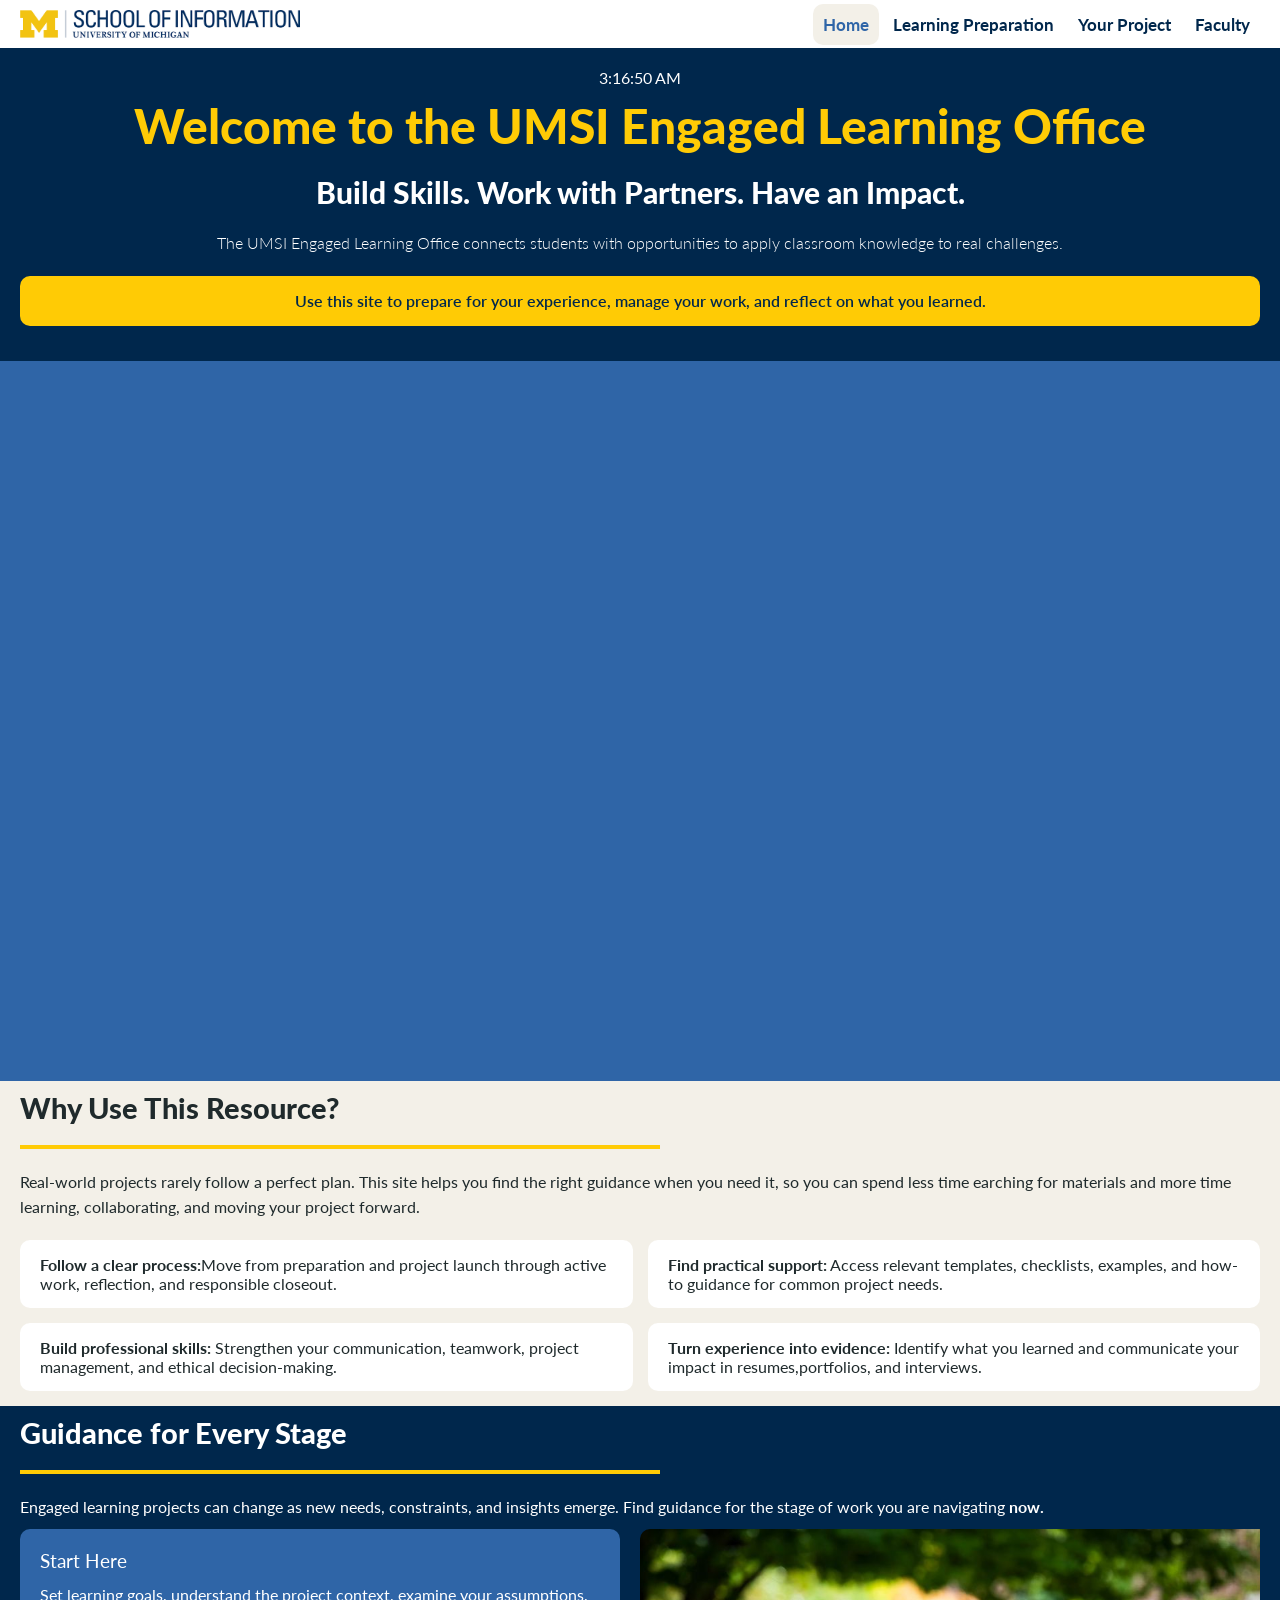
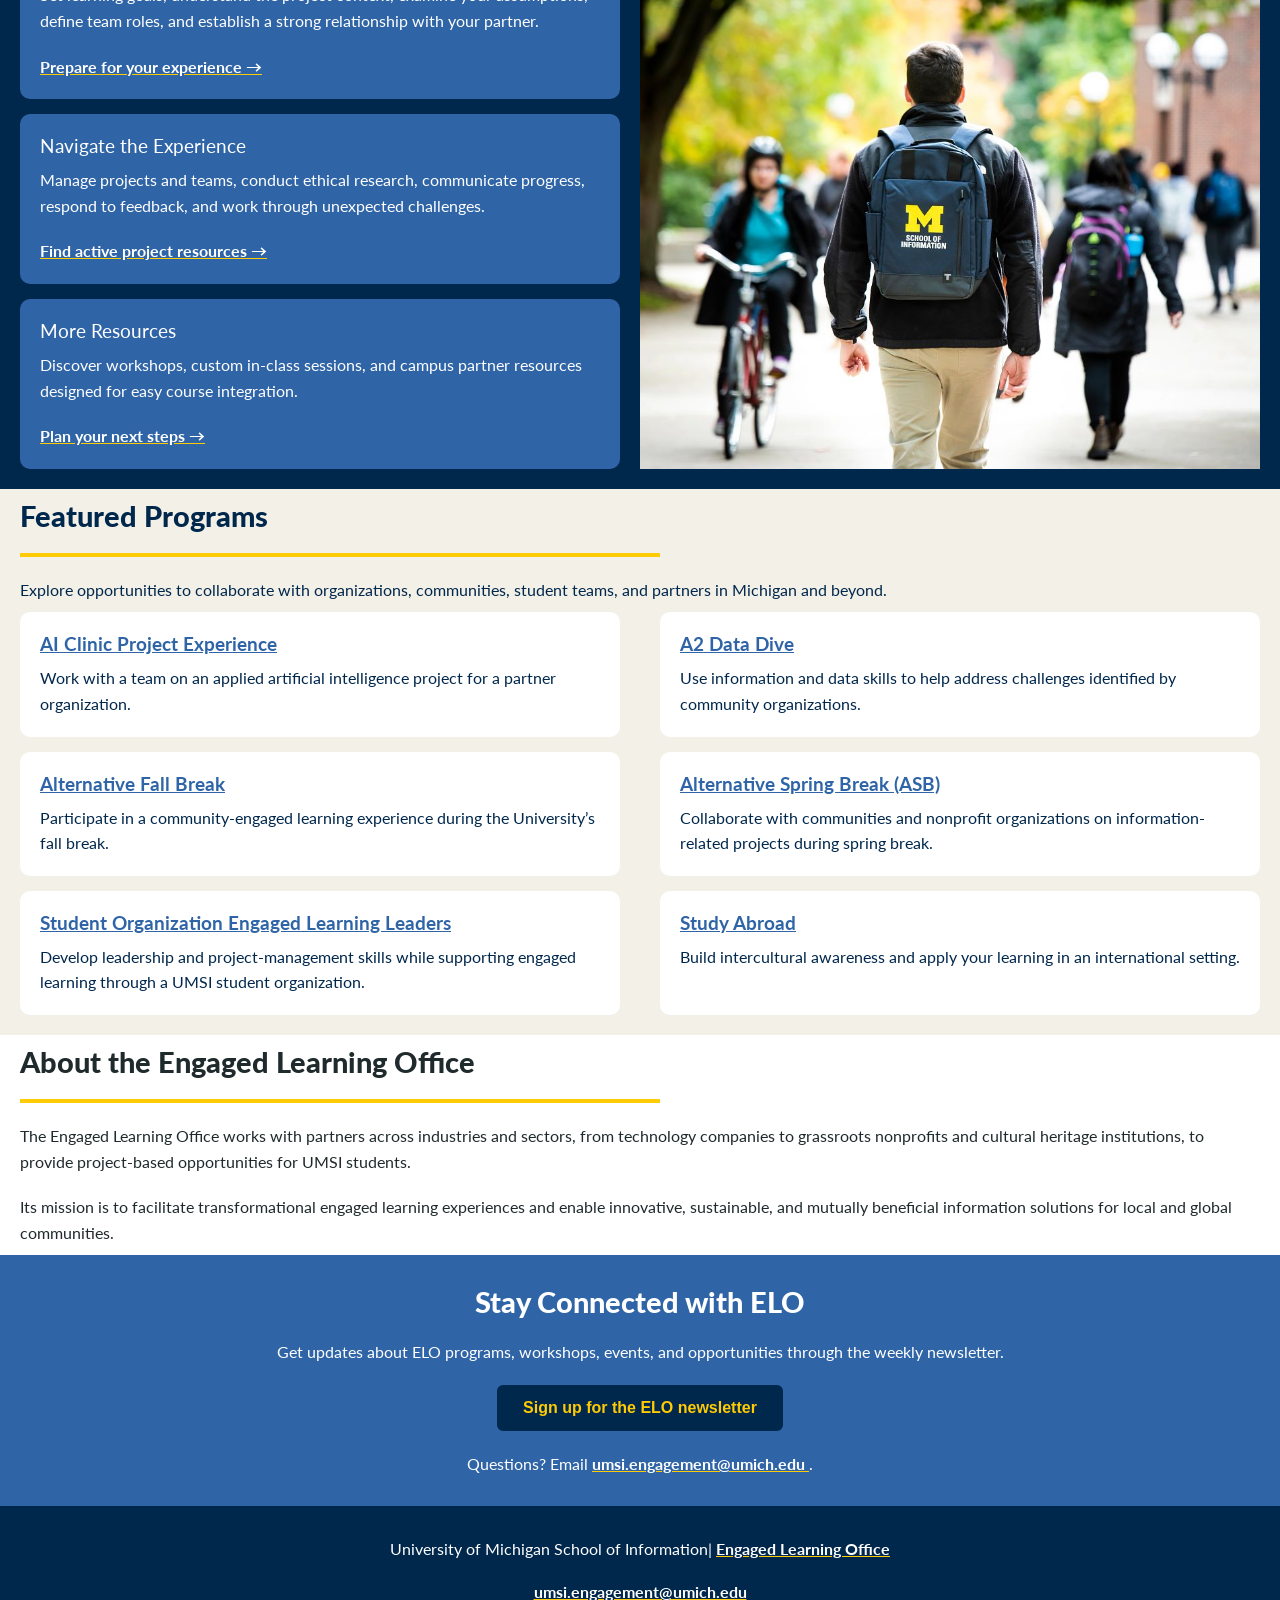
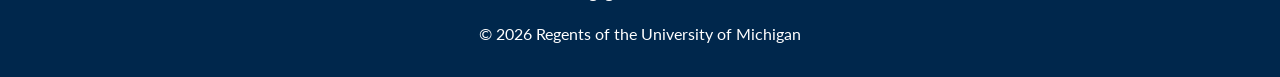
<file: index.html>
<!DOCTYPE html>
<html lang="en">
<head>
    <meta charset="UTF-8">
    <meta name="viewport" content="width=device-width, initial-scale=1.0">
    <title>Engaged Learning Resources | UMSI</title>

    <link rel="preconnect" href="https://fonts.googleapis.com">
    <link rel="preconnect" href="https://fonts.gstatic.com" crossorigin>
    <link href="https://fonts.googleapis.com/css2?family=Lato:ital,wght@0,100;0,300;0,400;0,700;0,900;1,100;1,300;1,400;1,700;1,900&display=swap" rel="stylesheet">

    <link rel="icon" type="image/x-icon" href="/images/favicon.jpg">
    <link rel="stylesheet" href="css/html5reset.css">
    <link rel="stylesheet" href="css/style.css">
</head>
<body>

  <a href="#main" class="skip-link">Skip to Main Content</a>

  <header>
    <div class="topnav">

      
        <img src="images/umsi.png" alt="UMSI Logo">
      

      <nav aria-label="Main">
        <a href="index.html" class="active">Home</a>
        <a href="prep.html">Learning Preparation</a>
        <a href="during.html">Your Project</a>
        <a href="faculty_hub.html">Faculty</a>
      </nav>

    </div>
  </header>



    
    <main id="main">
      <div class="welcome">
        <div id="clock"></div>
    <h1>Welcome to the UMSI Engaged Learning Office</h1>
    <section>
      <h2>Build Skills. Work with Partners. Have an Impact.</h2>
      <p class="welcome-text">
       The UMSI Engaged Learning Office connects students with opportunities to apply classroom knowledge to real challenges. </p>
       <p class="welcome-extra">Use this site to prepare for your experience, manage your work, and reflect on what you learned.</p>
</div>


      <iframe width="560" height="315" src="https://www.youtube.com/embed/81ZO9RfIJEQ?si=tBp82YWZMl1u7CVS" title="YouTube video player" frameborder="0" allow="accelerometer; autoplay; clipboard-write; encrypted-media; gyroscope; picture-in-picture; web-share" referrerpolicy="strict-origin-when-cross-origin" allowfullscreen></iframe>
         <!-- Note: this iframe might cause an Axe ARIA error - that's not on you that's on YouTube! -->
    </section>

<section>
  <div class="index1">
    <h2>Why Use This Resource?</h2>
    <hr>

    <p>Real-world projects rarely follow a perfect plan. This site helps you find the right guidance when you need it, so you can spend less time earching for materials and more time learning, collaborating, and moving your project forward.
    </p>
    <ul>
        <li><strong>Follow a clear process:</strong>Move from preparation and project launch through active work, reflection, and responsible closeout.</li>
        <li><strong>Find practical support:</strong> Access relevant templates, checklists, examples, and how-to guidance for common project needs.</li>
        <li><strong>Build professional skills:</strong> Strengthen your communication, teamwork, project management, and ethical decision-making.</li>
        <li><strong>Turn experience into evidence:</strong> Identify what you learned and communicate your impact in resumes,portfolios, and interviews.</li>
    </ul>
    </div>
  </section>

 <section>
  <div class="index2">
    <h2>Guidance for Every Stage</h2>
    <hr>
    <p>Engaged learning projects can change as new needs, constraints, and insights emerge. Find guidance for the stage of work you are navigating <strong>now.</strong></p>
    
    <div class="article1">
    <article>
      <h3>Start Here</h3>
      <p>Set learning goals, understand the project context, examine your assumptions, define team roles, and establish a strong relationship with your partner.</p>
      <p><a href="prep.html">Prepare for your experience &rarr;</a></p>
    </article>
    </div>

    <div class="article2">
    <article>
      <h3>Navigate the Experience</h3>
      <p>Manage projects and teams, conduct ethical research, communicate progress, respond to feedback, and work through unexpected challenges.</p>
      <p><a href="during.html">Find active project resources &rarr;</a></p>
    </article>
    </div>

    <div class="article3">
    <article>
      <h3>More Resources</h3>
      <p>Discover workshops, custom in-class sessions, and campus partner resources designed for easy course integration.</p>
      <p><a href="faculty_hub.html">Plan your next steps &rarr;</a></p>
    </article>
    </div>

  <img src="images/UMSI_CampusFall_UMSIBackpack_02.jpg" alt="A student wears a UMSI backpack in fall on the drag.">

    </div>
  </section>

   <section>
    <div class="index3">
    <h2>Featured Programs</h2>
    <hr>
    <p>Explore opportunities to collaborate with organizations, communities, student teams, and partners in Michigan and beyond.</p>
    
    <div class="article4">
    <article>
    <h3><a href="https://mcompass.umich.edu/_portal/tds-program-brochure?programid=12810">AI Clinic Project Experience</a></h3>
    <p>Work with a team on an applied artificial intelligence project for a partner organization.</p>
    </article>
    </div>

    <div class="article5">
    <article>
    <h3><a href="https://mcompass.umich.edu/_portal/tds-program-brochure?programid=12556">A2 Data Dive</a></h3>
    <p>Use information and data skills to help address challenges identified by community organizations.</p>
    </article>
    </div>

    <div class="article6">
     <article>
      <h3><a href="https://mcompass.umich.edu/_portal/tds-program-brochure?programid=11297">Alternative Fall Break</a></h3>
      <p>Participate in a community-engaged learning experience during the University’s fall break.</p>
    </article>
    </div>

    <div class="article7">
    <article>
      <h3><a href="https://mcompass.umich.edu/_portal/tds-program-brochure?programid=10621">Alternative Spring Break (ASB)</a></h3>
       <p>Collaborate with communities and nonprofit organizations on information-related projects during spring break.</p>
    </article>
    </div>

    <div class="article8">
    <article>
      <h3><a href="https://mcompass.umich.edu/_portal/tds-program-brochure?programid=12294">Student Organization Engaged Learning Leaders</a></h3>
       <p>Develop leadership and project-management skills while supporting engaged learning through a UMSI student organization.</p>
    </article>
    </div>

    <div class="article9">
    <article>
      <h3><a href="https://www.si.umich.edu/student-life/study-abroad">Study Abroad</a></h3>
      <p>Build intercultural awareness and apply your learning in an international setting. </p>
    </article>
    </div>

    </div>
   </section>

  <section>
    <h2>About the Engaged Learning Office</h2>
    <hr>
    <p>The Engaged Learning Office works with partners across industries and sectors, from technology companies to grassroots nonprofits and cultural heritage institutions, to provide project-based opportunities for UMSI students.</p>
    <p>Its mission is to facilitate transformational engaged learning experiences and enable innovative, sustainable, and mutually beneficial information solutions for local and global communities.</p>
  </section>

  
<aside>
  <h2>Stay Connected with ELO</h2>
  <p>
    Get updates about ELO programs, workshops, events, and
    opportunities through the weekly newsletter.
  </p>

  <button onclick="openNewsletterForm()">
    Sign up for the ELO newsletter
  </button>

  <form id="newsletterForm" style="display: none;" 
        onsubmit="submitNewsletter(event)">
    <label for="email">Enter your email address:</label>
    <input 
      type="email" 
      id="email" 
      name="email" 
      placeholder="you@example.com" 
      required
    >

    <button type="submit">Submit</button>
  </form>

  <p id="successMessage" style="display: none;">
    Thank you for signing up!
  </p>

  <p>
    Questions? Email
    <a href="mailto:umsi.engagement@umich.edu">
      umsi.engagement@umich.edu
    </a>.
  </p>
</aside>



        <!-- Content taken & modified from UMGPT with the prompt, "Write me a webpage of intro content to help meet the following requirements - this is for the home page": and then pasted in the client objectives & project requirements"
        UMGPT. (2026). UMGPT ( GPT-5.6 Sol September 7th version) [Large language model]. -->
    </main>
    <footer>
      <p>
        University of Michigan School of Information|
        <a
          href="https://www.si.umich.edu/programs/engaged-learning/about-engaged-learning-office"
          >Engaged Learning Office
        </a>
      </p>
      <address>
        <a href="mailto:umsi.engagement@umich.edu">umsi.engagement@umich.edu</a>
      </address>
      <p>
        &copy; <span id="year"></span> Regents of the University of Michigan
      </p>
    </footer>

    <script>
      document.getElementById("year").innerHTML = new Date().getFullYear();
    </script>
    
<script>
  setInterval(() => {
    const now = new Date();
    document.getElementById('clock').innerText = now.toLocaleTimeString();
  }, 1000);
</script>

<script>

function openNewsletterForm() {
  document.getElementById("newsletterForm").style.display = "block";
}

function submitNewsletter(event) {
  event.preventDefault();

  const email = document.getElementById("email").value;

  document.getElementById("successMessage").style.display = "block";

  document.getElementById("newsletterForm").style.display = "none";

  console.log("Email submitted:", email);
}

</script>
    

</body>
</html>
</file>
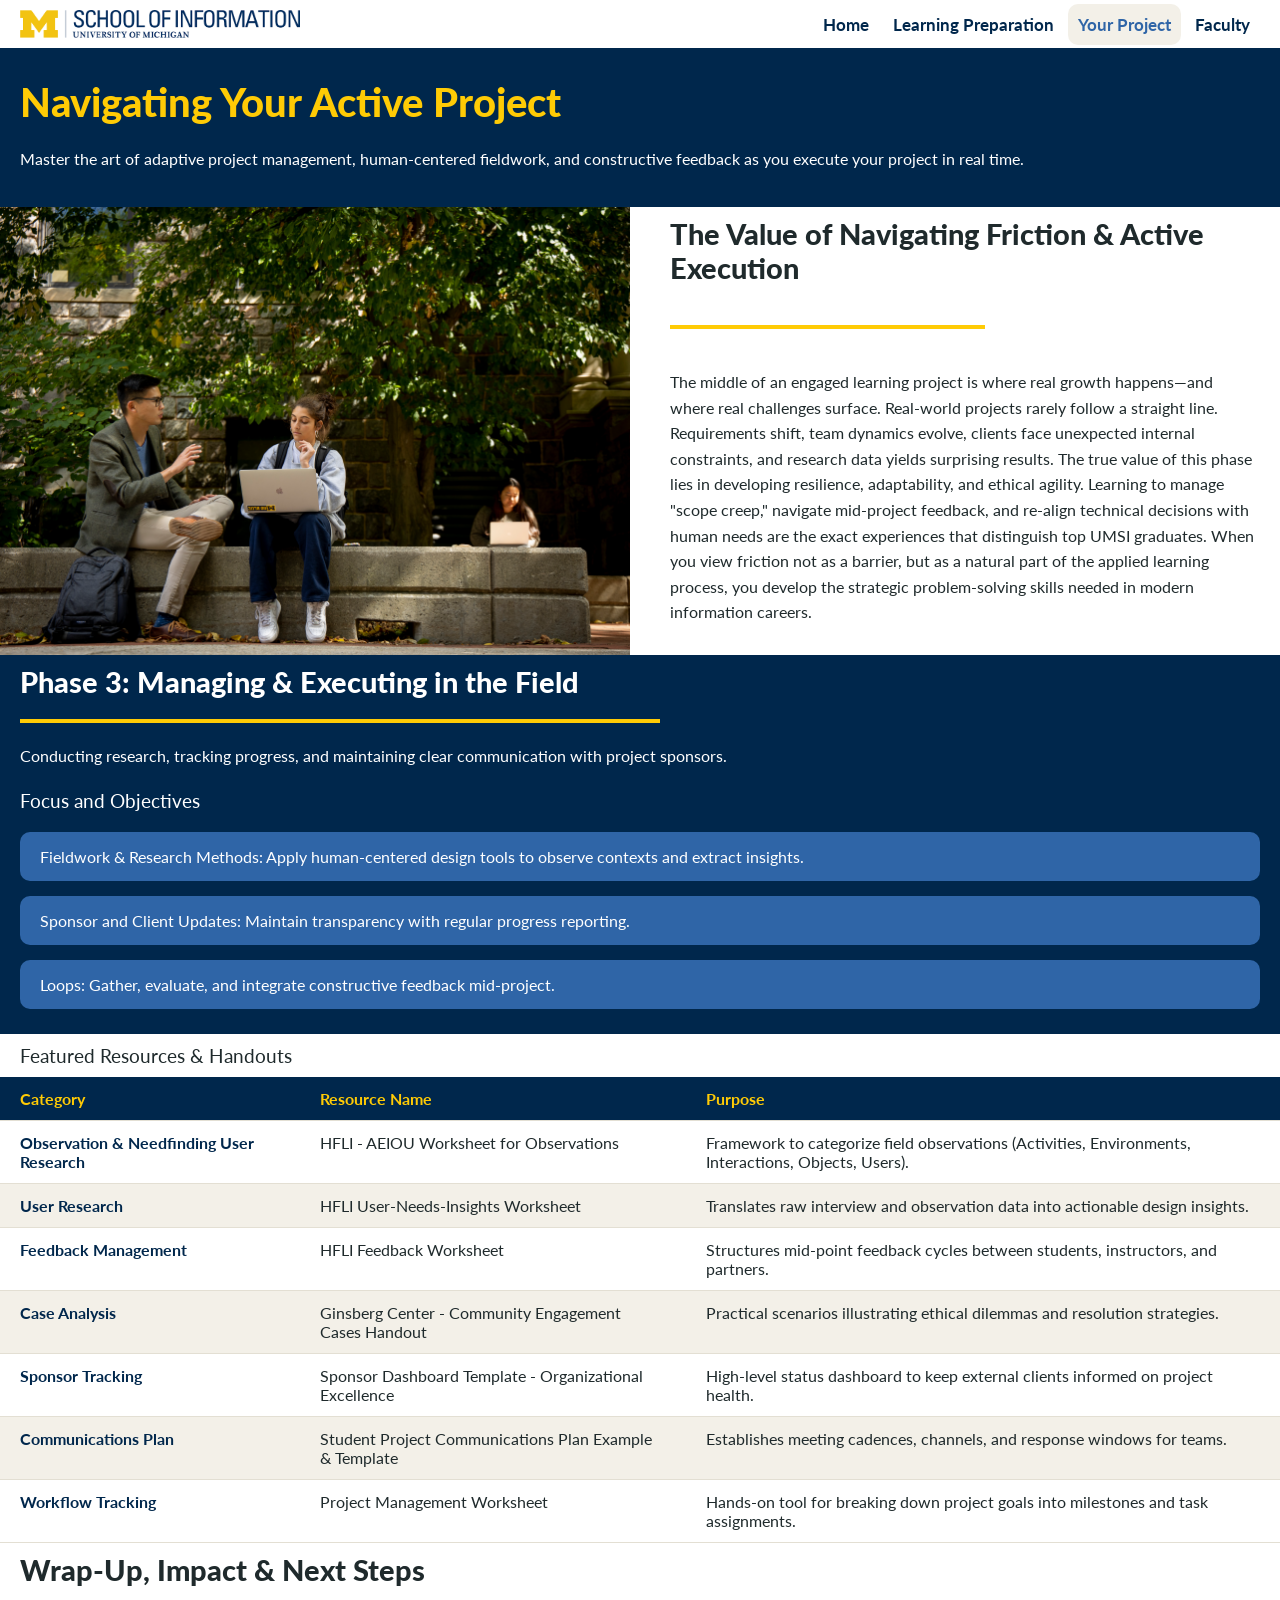
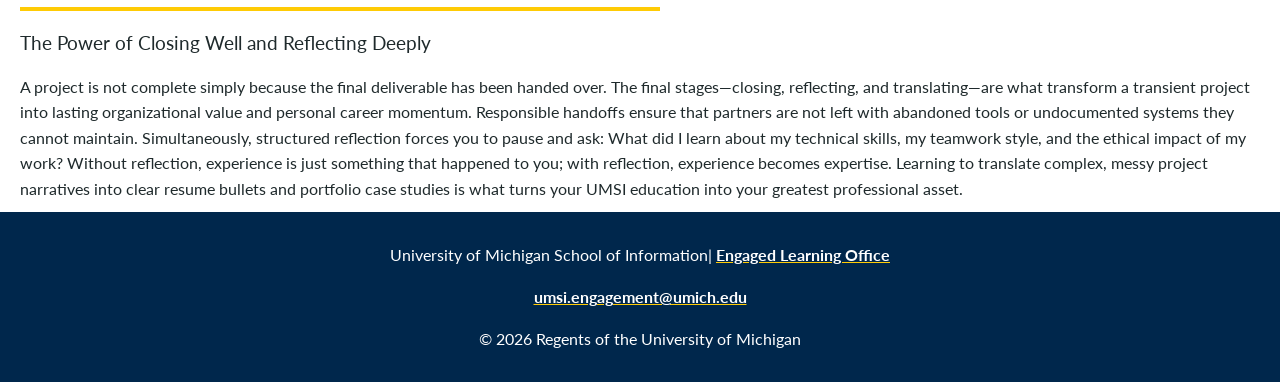
<file: during.html>
<!doctype html>
<html lang="en">
  <head>
    <meta charset="UTF-8" />
    <meta name="viewport" content="width=device-width, initial-scale=1.0" />
    <title>Engaged Learning Resources | UMSI</title>

    <link rel="preconnect" href="https://fonts.googleapis.com" />
    <link rel="preconnect" href="https://fonts.gstatic.com" crossorigin />
    <link
      href="https://fonts.googleapis.com/css2?family=Lato:ital,wght@0,100;0,300;0,400;0,700;0,900;1,100;1,300;1,400;1,700;1,900&display=swap"
      rel="stylesheet"
    />

    <link rel="icon" type="image/x-icon" href="/images/favicon.jpg" />
    <link rel="stylesheet" href="css/html5reset.css" />
    <link rel="stylesheet" href="css/style.css" />
  </head>
  <body>
    <a href="#main" class="skip-link">Skip to Main Content</a>

    <header>
      <div class="topnav">
        <img src="images/umsi.png" alt="UMSI Logo" />

        <nav aria-label="Main">
          <a href="index.html">Home</a>
          <a href="prep.html">Learning Preparation</a>
          <a href="during.html" class="active">Your Project</a>
          <a href="faculty_hub.html">Faculty</a>
        </nav>
      </div>
    </header>

    <main id="main">
      <div class="welcome-subpages">
        <h1>Navigating Your Active Project</h1>
        <p>
          Master the art of adaptive project management, human-centered
          fieldwork, and constructive feedback as you execute your project in
          real time.
        </p>
      </div>
      <div class="second-head">
        <img
          src="images/Teaching.jpg"
          alt="Two students studying"
          width="600"
        />

        <h2>The Value of Navigating Friction & Active Execution</h2>
        <hr />
        <p>
          The middle of an engaged learning project is where real growth
          happens—and where real challenges surface. Real-world projects rarely
          follow a straight line. Requirements shift, team dynamics evolve,
          clients face unexpected internal constraints, and research data yields
          surprising results. The true value of this phase lies in developing
          resilience, adaptability, and ethical agility. Learning to manage
          "scope creep," navigate mid-project feedback, and re-align technical
          decisions with human needs are the exact experiences that distinguish
          top UMSI graduates. When you view friction not as a barrier, but as a
          natural part of the applied learning process, you develop the
          strategic problem-solving skills needed in modern information careers.
        </p>
      </div>
      <div class="during2">
        <h2>Phase 3: Managing & Executing in the Field</h2>
        <hr />
        <p>
          Conducting research, tracking progress, and maintaining clear
          communication with project sponsors.
        </p>

        <h3>Focus and Objectives</h3>
        <ul>
          <li>
            Fieldwork & Research Methods: Apply human-centered design tools to
            observe contexts and extract insights.
          </li>
          <li>
            Sponsor and Client Updates: Maintain transparency with regular
            progress reporting.
          </li>
          <li>
            Loops: Gather, evaluate, and integrate constructive feedback
            mid-project.
          </li>
        </ul>
      </div>

      <h3>Featured Resources & Handouts</h3>

      <table>
        <thead>
          <tr>
            <th>Category</th>
            <th>Resource Name</th>
            <th>Purpose</th>
          </tr>
        </thead>
        <tbody>
          <tr>
            <td>Observation &amp; Needfinding User Research</td>
            <td>HFLI - AEIOU Worksheet for Observations</td>
            <td>
              Framework to categorize field observations (Activities,
              Environments, Interactions, Objects, Users).
            </td>
          </tr>
          <tr>
            <td>User Research</td>
            <td>HFLI User-Needs-Insights Worksheet</td>
            <td>
              Translates raw interview and observation data into actionable
              design insights.
            </td>
          </tr>
          <tr>
            <td>Feedback Management</td>
            <td>HFLI Feedback Worksheet</td>
            <td>
              Structures mid-point feedback cycles between students,
              instructors, and partners.
            </td>
          </tr>
          <tr>
            <td>Case Analysis</td>
            <td>Ginsberg Center - Community Engagement Cases Handout</td>
            <td>
              Practical scenarios illustrating ethical dilemmas and resolution
              strategies.
            </td>
          </tr>
          <tr>
            <td>Sponsor Tracking</td>
            <td>Sponsor Dashboard Template - Organizational Excellence</td>
            <td>
              High-level status dashboard to keep external clients informed on
              project health.
            </td>
          </tr>
          <tr>
            <td>Communications Plan</td>
            <td>Student Project Communications Plan Example &amp; Template</td>
            <td>
              Establishes meeting cadences, channels, and response windows for
              teams.
            </td>
          </tr>
          <tr>
            <td>Workflow Tracking</td>
            <td>Project Management Worksheet</td>
            <td>
              Hands-on tool for breaking down project goals into milestones and
              task assignments.
            </td>
          </tr>
        </tbody>
      </table>

      <h2>Wrap-Up, Impact & Next Steps</h2>
      <hr />
      <h3>The Power of Closing Well and Reflecting Deeply</h3>

      <p>
        A project is not complete simply because the final deliverable has been
        handed over. The final stages—closing, reflecting, and translating—are
        what transform a transient project into lasting organizational value and
        personal career momentum. Responsible handoffs ensure that partners are
        not left with abandoned tools or undocumented systems they cannot
        maintain. Simultaneously, structured reflection forces you to pause and
        ask: What did I learn about my technical skills, my teamwork style, and
        the ethical impact of my work? Without reflection, experience is just
        something that happened to you; with reflection, experience becomes
        expertise. Learning to translate complex, messy project narratives into
        clear resume bullets and portfolio case studies is what turns your UMSI
        education into your greatest professional asset.
      </p>
    </main>

    <footer>
      <p>
        University of Michigan School of Information|
        <a
          href="https://www.si.umich.edu/programs/engaged-learning/about-engaged-learning-office"
          >Engaged Learning Office
        </a>
      </p>
      <address>
        <a href="mailto:umsi.engagement@umich.edu">umsi.engagement@umich.edu</a>
      </address>
      <p>
        &copy; <span id="year"></span> Regents of the University of Michigan
      </p>
    </footer>

    <script>
      document.getElementById("year").innerHTML = new Date().getFullYear();
    </script>
  </body>
</html>
</file>
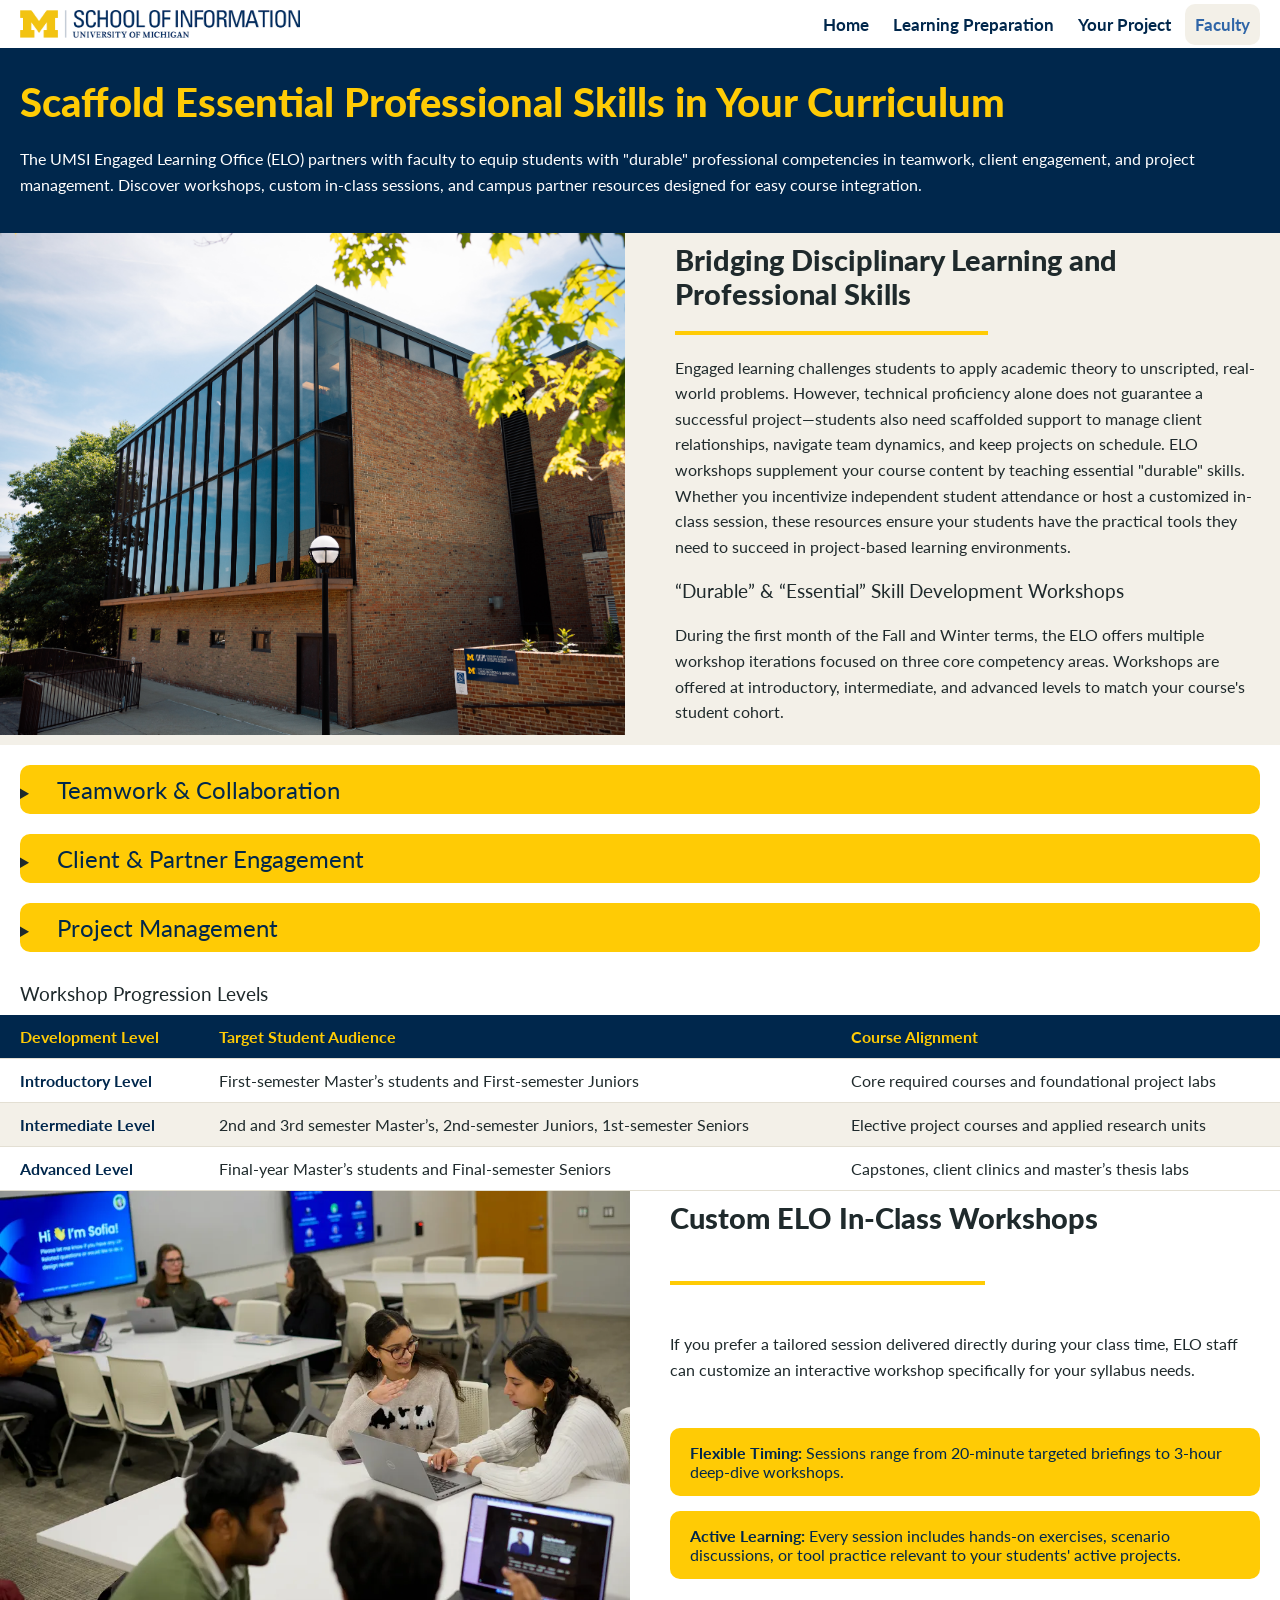
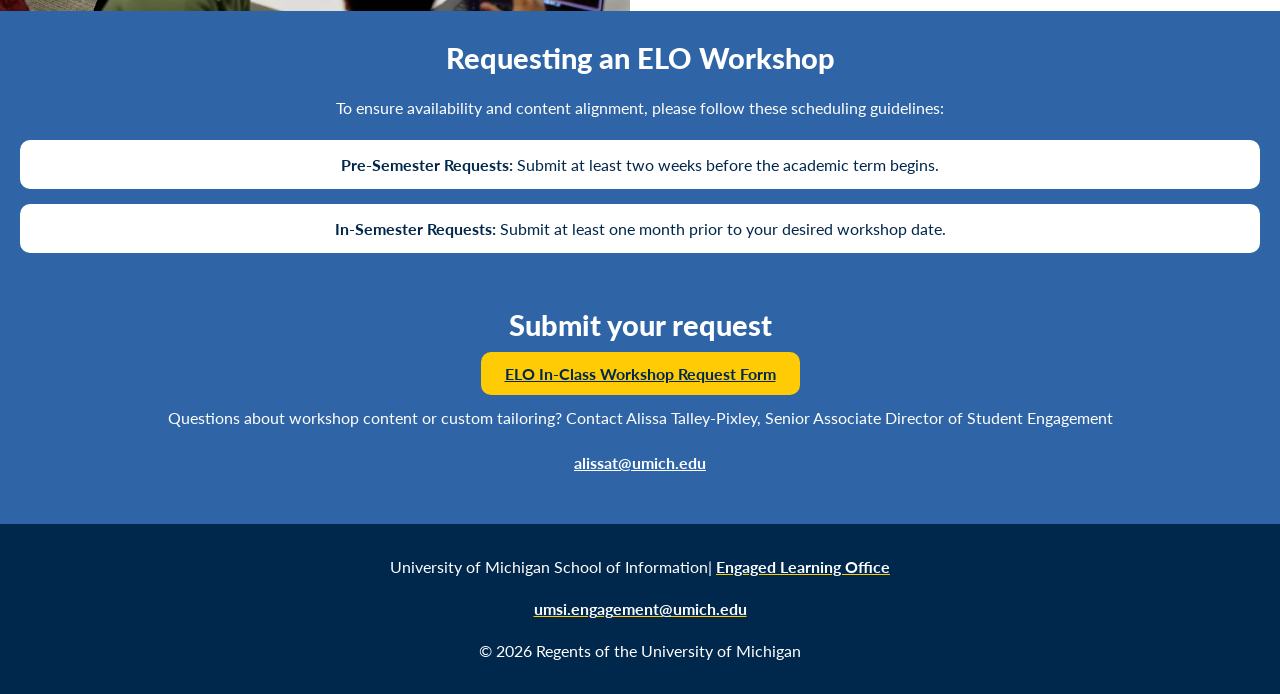
<file: faculty_hub.html>
<!DOCTYPE html>
<html lang="en">
<head>
    <meta charset="UTF-8">
    <meta name="viewport" content="width=device-width, initial-scale=1.0">
    <title>Engaged Learning Resources | UMSI</title>

    <link rel="preconnect" href="https://fonts.googleapis.com">
    <link rel="preconnect" href="https://fonts.gstatic.com" crossorigin>
    <link href="https://fonts.googleapis.com/css2?family=Lato:ital,wght@0,100;0,300;0,400;0,700;0,900;1,100;1,300;1,400;1,700;1,900&display=swap" rel="stylesheet">

    <link rel="icon" type="image/x-icon" href="/images/favicon.jpg">
    <link rel="stylesheet" href="css/html5reset.css">
    <link rel="stylesheet" href="css/style.css">
</head>
<body>

  <a href="#main" class="skip-link">Skip to Main Content</a>

  <header>
    <div class="topnav">

      
        <img src="images/umsi.png" alt="UMSI Logo">
      

      <nav aria-label="Main">
        <a href="index.html">Home</a>
        <a href="prep.html">Learning Preparation</a>
        <a href="during.html">Your Project</a>
        <a href="faculty_hub.html" class="active">Faculty</a>
      </nav>

    </div>
  </header>


<main id="main">
  <div class="welcome-subpages">
    <h1>Scaffold Essential Professional Skills in Your Curriculum</h1>
    <p>The UMSI Engaged Learning Office (ELO) partners with faculty to equip students with "durable" professional competencies in teamwork, client engagement, and project management. Discover workshops, custom in-class sessions, and campus partner resources designed for easy course integration.
</p>
</div>




<div class="faculty1">

  <div class="faculty1-content">
    <img src="images/North_campus.jpg.JPG" alt="North campus building" width="600">

    <div class="faculty1-text">
      <h2>Bridging Disciplinary Learning and Professional Skills</h2>
      <hr>
      <p>
        Engaged learning challenges students to apply academic theory to unscripted, real-world problems. However, technical proficiency alone does not guarantee a successful project—students also need scaffolded support to manage client relationships, navigate team dynamics, and keep projects on schedule.

        ELO workshops supplement your course content by teaching essential "durable" skills. Whether you incentivize independent student attendance or host a customized in-class session, these resources ensure your students have the practical tools they need to succeed in project-based learning environments.
      </p>
        <h3>“Durable” & “Essential” Skill Development Workshops</h3>
  <p>
    During the first month of the Fall and Winter terms, the ELO offers multiple workshop iterations focused on three core competency areas. Workshops are offered at introductory, intermediate, and advanced levels to match your course's student cohort.
  </p>
    </div>
  </div>



</div>

<div class="faculty1-list1">
  <details>
    <summary><h4>Teamwork &amp; Collaboration</h4></summary>
    <ul>
      <li>Fundamentals of teamwork &amp; team establishment</li>
      <li>Team roles, dynamics, and psychological safety</li>
      <li>Conflict mitigation and constructive resolution</li>
      <li>Peer feedback mechanisms &amp; team closeout</li>
    </ul>
  </details>
</div>

<div class="faculty1-list2">
  <details>
    <summary><h4>Client &amp; Partner Engagement</h4></summary>
    <ul>
      <li>Fundamentals of client-facing communication</li>
      <li>Establishing client relationships &amp; project bounds</li>
      <li>Maintaining transparent, professional touchpoints</li>
      <li>Deliverable handoff, transition, and project closeout</li>
    </ul>
  </details>
</div>

<div class="faculty1-list3">
  <details>
    <summary><h4>Project Management</h4></summary>
    <ul>
      <li>Fundamentals of agile and phased project management</li>
      <li>Project initiation, chartering, and scoping</li>
      <li>Execution, milestone tracking, and risk monitoring</li>
      <li>Deliverable packaging &amp; project closure</li>
    </ul>
  </details>
</div>






<h3>Workshop Progression Levels</h3>

<table>
  <thead>
    <tr>
      <th>Development Level</th>
      <th>Target Student Audience</th>
      <th>Course Alignment</th>
    </tr>
  </thead>
  <tbody>
    <tr>
      <td>Introductory Level</td>
      <td>First-semester Master’s students and First-semester Juniors</td>
      <td>Core required courses and foundational project labs</td>
    </tr>
    <tr>
      <td>Intermediate Level</td>
      <td>2nd and 3rd semester Master’s, 2nd-semester Juniors, 1st-semester Seniors</td>
      <td>Elective project courses and applied research units</td>
    </tr>
    <tr>
      <td>Advanced Level</td>
      <td>Final-year Master’s students and Final-semester Seniors</td>
      <td>Capstones, client clinics and master’s thesis labs</td>
    </tr>
  </tbody>
</table>


<div class="faculty2">
<img src="images/UMSI_FLUXStudentGroupPortfolioReview_022026_03.webp" alt="study area" width="600">
<h2>Custom ELO In-Class Workshops</h2>
<hr>

<p>
  If you prefer a tailored session delivered directly during your class time, ELO staff can customize an interactive workshop specifically for your syllabus needs.
</p>

<ul>
  <li>
    <strong>Flexible Timing:</strong> Sessions range from 20-minute targeted briefings to 3-hour deep-dive workshops.
  </li>
  <li>
    <strong>Active Learning:</strong> Every session includes hands-on exercises, scenario discussions, or tool practice relevant to your students' active projects.
  </li>
</ul>
</div>

<div class="faculty3">
<h2>Requesting an ELO Workshop</h2>


<p>
  To ensure availability and content alignment, please follow these scheduling guidelines:
</p>

<ul>
  <li>
    <strong>Pre-Semester Requests:</strong> Submit at least two weeks before the academic term begins.
  </li>
  <li>
    <strong>In-Semester Requests:</strong> Submit at least one month prior to your desired workshop date.
  </li>
</ul>

<p>
<h2>Submit your request</h2>
  <a href="https://umsi.info/elo-workshops">
    ELO In-Class Workshop Request Form
  </a>


<p>
  Questions about workshop content or custom tailoring? Contact Alissa Talley-Pixley, Senior Associate Director of Student Engagement
  <div class="email-alissa"><a href="mailto:alissat@umich.edu">alissat@umich.edu</a>
</p>
</div>

</main>

    <footer>
      <p>
        University of Michigan School of Information|
        <a
          href="https://www.si.umich.edu/programs/engaged-learning/about-engaged-learning-office"
          >Engaged Learning Office
        </a>
      </p>
      <address>
        <a href="mailto:umsi.engagement@umich.edu">umsi.engagement@umich.edu</a>
      </address>
      <p>
        &copy; <span id="year"></span> Regents of the University of Michigan
      </p>
    </footer>

    <script>
      document.getElementById("year").innerHTML = new Date().getFullYear();
    </script>

</body>  
</html>
</file>
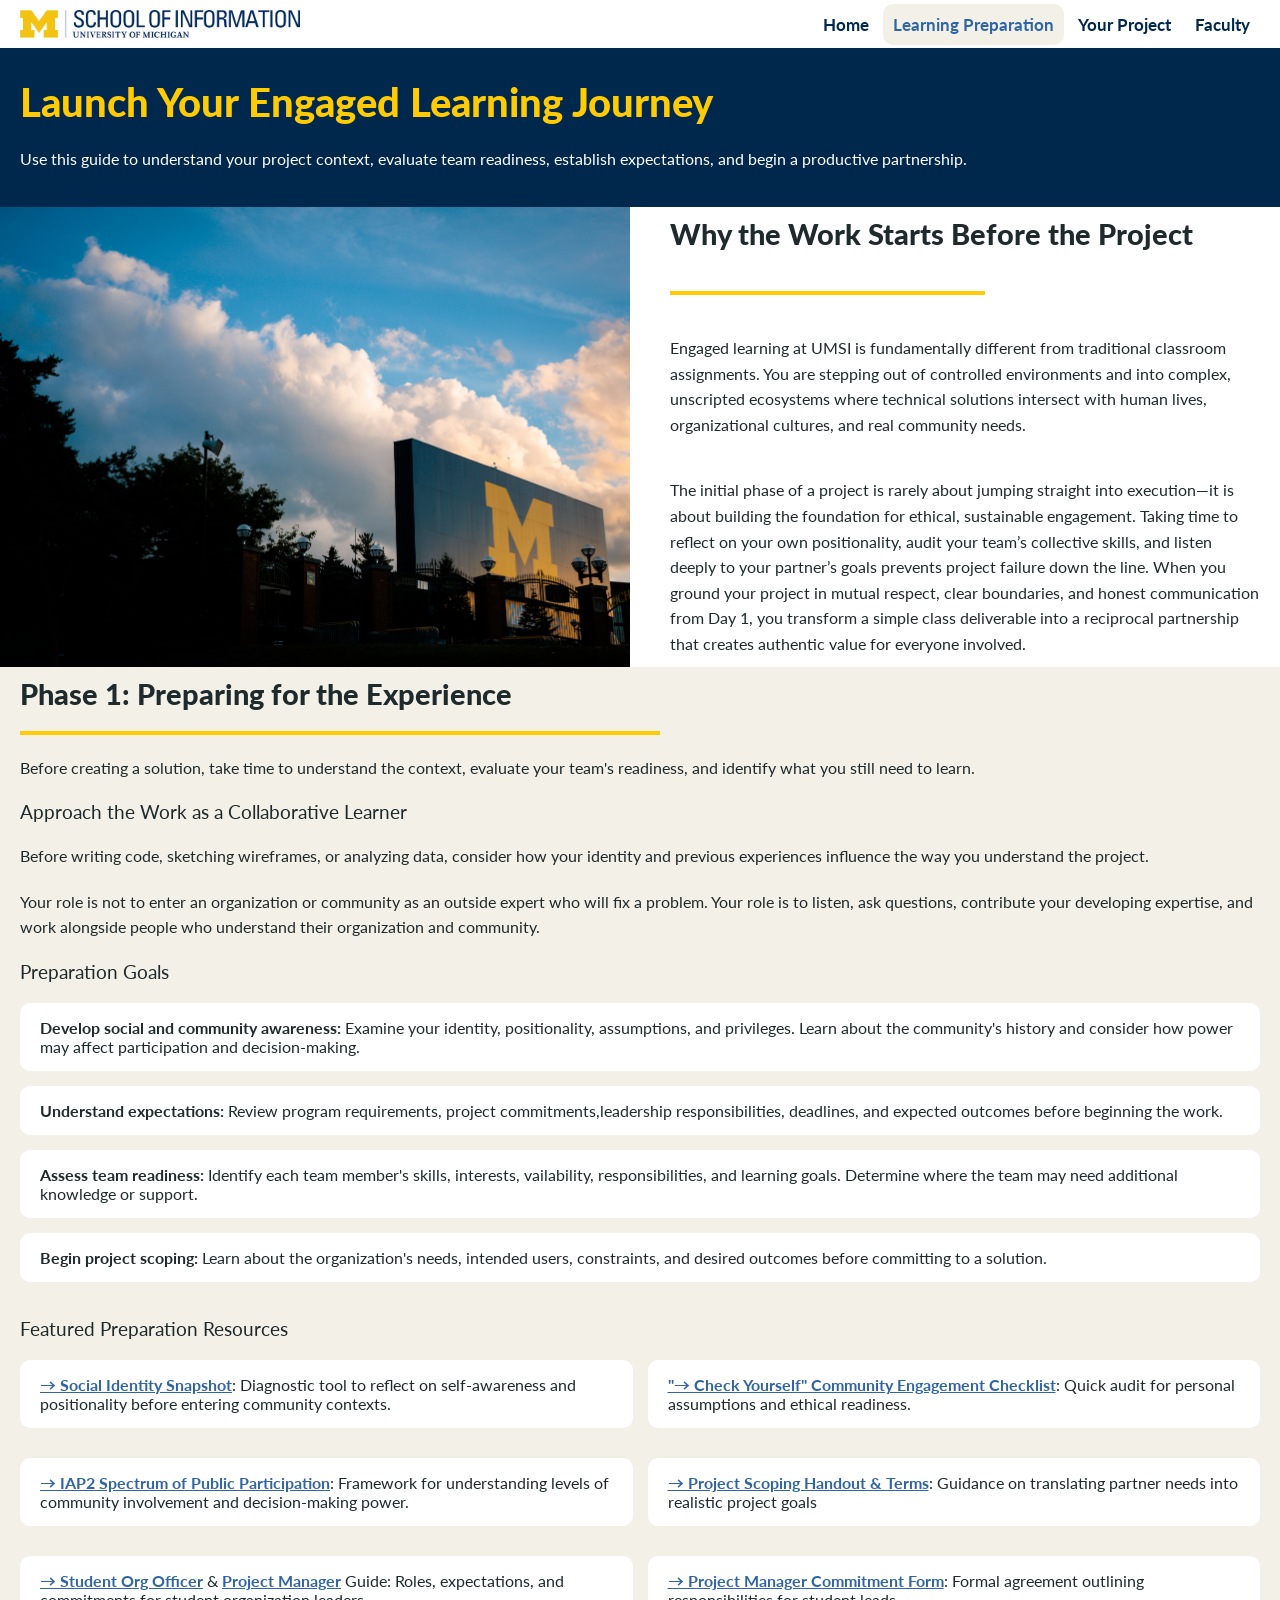
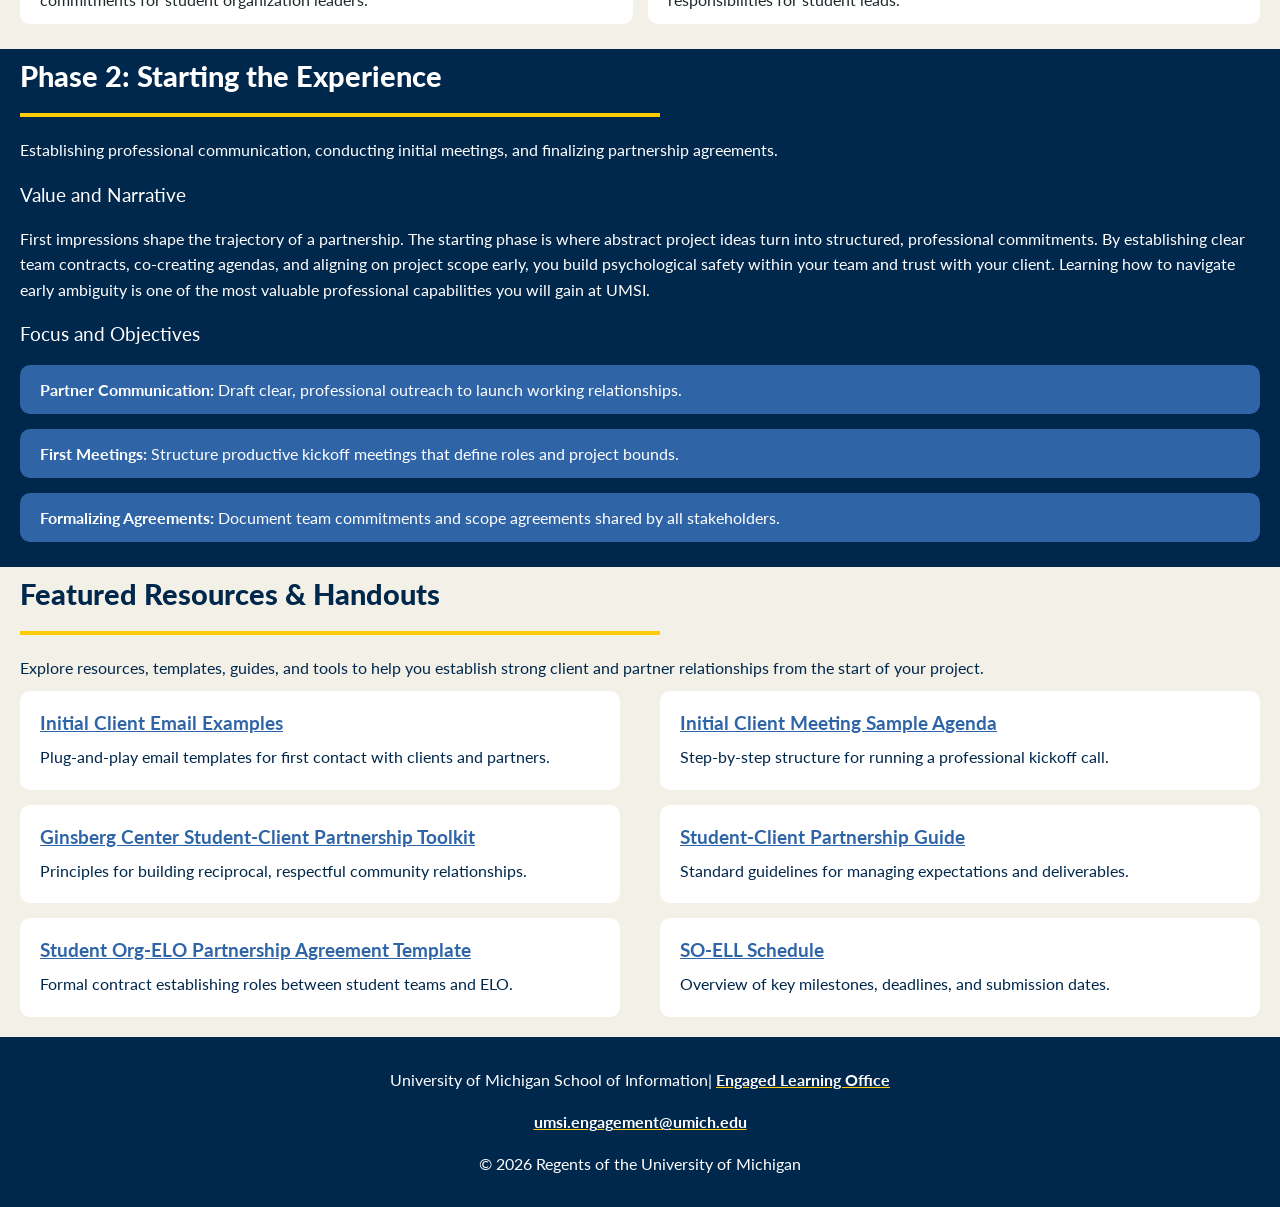
<file: prep.html>
<!DOCTYPE html>
<html lang="en">
<head>
    <meta charset="UTF-8">
    <meta name="viewport" content="width=device-width, initial-scale=1.0">
    <title>Engaged Learning Resources | UMSI</title>

    <link rel="preconnect" href="https://fonts.googleapis.com">
    <link rel="preconnect" href="https://fonts.gstatic.com" crossorigin>
    <link href="https://fonts.googleapis.com/css2?family=Lato:ital,wght@0,100;0,300;0,400;0,700;0,900;1,100;1,300;1,400;1,700;1,900&display=swap" rel="stylesheet">

    <link rel="icon" type="image/x-icon" href="/images/favicon.jpg">
    <link rel="stylesheet" href="css/html5reset.css">
    <link rel="stylesheet" href="css/style.css">
</head>
<body>

  <a href="#main" class="skip-link">Skip to Main Content</a>

  <header>
    <div class="topnav">

      
        <img src="images/umsi.png" alt="UMSI Logo">
      

      <nav aria-label="Main">
        <a href="index.html">Home</a>
        <a href="prep.html" class="active">Learning Preparation</a>
        <a href="during.html">Your Project</a>
        <a href="faculty_hub.html">Faculty</a>
      </nav>

    </div>
  </header>


<main id="main">
  
<section>
  <div class="welcome-subpages">
  <h1>Launch Your Engaged Learning Journey</h1>
  <p>Use this guide to understand your project context, evaluate team readiness, establish expectations, and begin a productive partnership.</p>
</div>
</section>



<section>
  <div class="second-head">
  <img src="images/MCOMMONS-SunsetAtTheStadium.jpg" alt="North campus building" width="600">
  <h2>Why the Work Starts Before the Project</h2>
  <hr>
  <p>Engaged learning at UMSI is fundamentally different from traditional classroom assignments. You are stepping out of controlled environments and into complex, unscripted ecosystems where technical solutions intersect with human lives, organizational cultures, and real community needs.</p>
  <p>The initial phase of a project is rarely about jumping straight into execution—it is about building the foundation for ethical, sustainable engagement. Taking time to reflect on your own positionality, audit your team’s collective skills, and listen deeply to your partner’s goals prevents project failure down the line. When you ground your project in mutual respect, clear boundaries, and honest communication from Day 1, you transform a simple class deliverable into a reciprocal partnership that creates authentic value for everyone involved.</p>
</div>

</section>

<section>
  <div class="prep2">
  <h2>Phase 1: Preparing for the Experience</h2>
  <hr>
  <p>Before creating a solution, take time to understand the context, evaluate your team's readiness, and identify what you still need to learn.</p>
  <article>
    <h3>Approach the Work as a Collaborative Learner</h3>
    <p>Before writing code, sketching wireframes, or analyzing data, consider how your identity and previous experiences influence the way you understand the project.</p>
    <p>Your role is not to enter an organization or community as an outside expert who will fix a problem. Your role is to listen, ask questions, contribute your developing expertise, and work alongside people who understand their organization and community.</p>
  </article>

  <article>
    <h3>Preparation Goals</h3>
    <ul>
      <li><strong>Develop social and community awareness:</strong> Examine your identity, positionality, assumptions, and privileges. Learn about the community's history and consider how power may affect participation and decision-making.
      </li>
      <li><strong>Understand expectations:</strong> Review program requirements, project commitments,leadership responsibilities, deadlines, and expected outcomes before beginning the work.</li>
      <li><strong>Assess team readiness:</strong> Identify each team member's skills, interests, vailability, responsibilities, and learning goals. Determine where the team may need additional knowledge or support.</li>
      <li><strong>Begin project scoping:</strong> Learn about the organization's needs, intended users, constraints, and desired outcomes before committing to a solution.
      </li>
    </ul>
  </article>





  <article>
    <div class="prep-links">
    <h3>Featured Preparation Resources</h3>
    <ul>
      <li><a href="https://sites.lsa.umich.edu/equitable-teaching/social-identity-snapshot">&rarr; Social Identity Snapshot</a>: Diagnostic tool to reflect on self-awareness and positionality before entering community contexts.</li>
      <li><a href="https://docs.google.com/document/d/1Qt9YeStVwDHjwJhOLAz42JSNQR2lFMurdUtxtdrGkuc/edit?tab=t.0#heading=h.ch0bvccjkrzn">"&rarr; Check Yourself" Community Engagement Checklist</a>: Quick audit for personal assumptions and ethical readiness.</li>
      <li><a href="https://drive.google.com/file/d/1zc1RNlrDxV51-muOERdDTnINQcquJpOA/view?usp=sharing">&rarr; IAP2 Spectrum of Public Participation</a>: Framework for understanding levels of community involvement and decision-making power.</li>
      <li><a href="https://docs.google.com/document/d/1TrEDolwmOIlXgYgAP9VvlOGoYOwFfe6KxzZOgZSVYVw/edit?usp=drive_link">&rarr; Project Scoping Handout & Terms</a>: Guidance on translating partner needs into realistic project goals</li>
      <li><a href="https://docs.google.com/document/d/1AexsV_JeSd0kRUBbcifZpfBu6y6Zi8Y0iJScp1I3gkM/edit?usp=drive_link">&rarr; Student Org Officer</a> & <a href="https://docs.google.com/document/u/0/d/1uwOOS0TrXWzcSShj8DUFpckWo0t1UNu_Q7WVbZnLhX0/edit">Project Manager</a> Guide: Roles, expectations, and commitments for student organization leaders.</li>
      <li><a href="https://docs.google.com/document/d/1U4lCNGyWKJ3C2i_VgFqAR45Z4zF1FehuthuqT-M2wdI/edit?usp=drive_link">&rarr; Project Manager Commitment Form</a>: Formal agreement outlining responsibilities for student leads.</li>
    </ul>
    </div>
  </article>
</section>
</div>
<section>


<div>
  <div class="prep6">
  <h2>Phase 2: Starting the Experience</h2>
  <hr>

<p>
  Establishing professional communication, conducting initial meetings, and finalizing partnership agreements.
</p>

<h3>Value and Narrative</h3>

<p>
  First impressions shape the trajectory of a partnership. The starting phase is where abstract project ideas turn into structured, professional commitments. By establishing clear team contracts, co-creating agendas, and aligning on project scope early, you build psychological safety within your team and trust with your client. Learning how to navigate early ambiguity is one of the most valuable professional capabilities you will gain at UMSI.
</p>


<h3>Focus and Objectives</h3>
<ul>
  <li>
    <strong>Partner Communication:</strong> Draft clear, professional outreach to launch working relationships.
  </li>
  <li>
    <strong>First Meetings:</strong> Structure productive kickoff meetings that define roles and project bounds.
  </li>
  <li>
    <strong>Formalizing Agreements:</strong> Document team commitments and scope agreements shared by all stakeholders.
  </li>
</ul>
</div>



<section>
  <div class="index3">
  <h2>Featured Resources &amp; Handouts</h2>
  <hr>
  <p>Explore resources, templates, guides, and tools to help you establish strong client and partner relationships from the start of your project.</p>

   <div class="article4">
  <article>
    <h3><a href="https://docs.google.com/document/d/1fWFXwoW5fKX_Tctn97Gio5XZDwILNlqIOyKKE8Yk5J0/edit?usp=drive_link">Initial Client Email Examples</a></h3>
    <p>Plug-and-play email templates for first contact with clients and partners.</p>
  </article>
  </div>

  <div class="article5">
  <article>
    <h3><a href="https://docs.google.com/document/d/1ItXxYauAcPoaGMUZWuJsX-OLFfGmeBOWT7JNhoZxGyU/edit?usp=drive_link">Initial Client Meeting Sample Agenda</a></h3>
    <p>Step-by-step structure for running a professional kickoff call.</p>
  </article>
  </div>

  <div class="article6">
  <article>
    <h3><a href="https://ginsberg.umich.edu/article/campus-community-partnerships-toolkit">Ginsberg Center Student-Client Partnership Toolkit</a></h3>
    <p>Principles for building reciprocal, respectful community relationships.</p>
  </article>
  </div>

  <div class="article7">
  <article>
    <h3><a href="https://drive.google.com/file/d/12ealxkKCvOZajxK7doyUXu_k2LyKPUP2/view?usp=drive_link">Student-Client Partnership Guide</a></h3>
    <p>Standard guidelines for managing expectations and deliverables.</p>
  </article>
 </div>

 <div class="article8">
  <article>
    <h3><a href="https://docs.google.com/document/d/1y5Y2wc1ADz0n_ht26kPYlFK3Zm9i3UR_Z0OMWP3Q_xQ/edit?usp=drive_link">Student Org-ELO Partnership Agreement Template</a></h3>
    <p>Formal contract establishing roles between student teams and ELO.</p>
  </article>
  </div>

  <div class="article9">
  <article>
    <h3><a href="https://docs.google.com/spreadsheets/d/1YeK2WerSbhaU5hjEg9wxdXmzBx9lgRy2yHBKAH-SxiA/edit?gid=166831640#gid=166831640">SO-ELL Schedule</a></h3>
    <p>Overview of key milestones, deadlines, and submission dates.</p>
  </article>
  </div>

  </div>
</section>


</div>

    
        <div></div>
        <div></div>
        <div></div>
        <div></div>
</section>
<!-- Content taken & modified from UMGPT with the prompt, "for the same content write me some intro content and resources for a prep page using the ELO content below" - this was after I had asked for content for the home page. " UMGPT. (2026). UMGPT ( GPT-5.6 Sol September 7th version) [Large language model]. -->
</main>
    <footer>
      <p>
        University of Michigan School of Information|
        <a
          href="https://www.si.umich.edu/programs/engaged-learning/about-engaged-learning-office"
          >Engaged Learning Office
        </a>
      </p>
      <address>
        <a href="mailto:umsi.engagement@umich.edu">umsi.engagement@umich.edu</a>
      </address>
      <p>
        &copy; <span id="year"></span> Regents of the University of Michigan
      </p>
    </footer>

    <script>
      document.getElementById("year").innerHTML = new Date().getFullYear();
    </script>
    
</body>

</html>
</file>
<file: css/style.css>
/* Universal Styling */
body {
  font-family: Lato, sans-serif;
  color: #1f2a2c;
  margin: 0;
  padding: 0;
}

p {
  line-height: 1.6;
}

h1 {
  font-size: 2.5em;
  font-weight: 700;
}

h2 {
  font-size: 1.8em;
  font-weight: 900;
}

h3 {
  font-size: 1.2em;
}

h1,
h2,
h3,
p {
  margin: 0;
  padding: 10px 20px;
}

img {
  width: 100%;
}

/* Links */
a {
  color: #2f65a7;
  font-weight: bold;
  text-decoration: underline;
}

a:hover {
  color: #00274c;
  text-decoration-color: #ffcb05;
}

a:focus-visible {
  outline: 3px solid #2f65a7;
}

hr {
  width: 50%;
  margin: 10px 0 10px 20px;
  border: 2px solid #ffcb05;
}

ul {
  margin: 0;
  padding: 10px 20px;
}

li {
  list-style-type: none;
  background-color: #ffffff;
  border-radius: 10px;
  padding: 15px 20px;
  margin-bottom: 15px;
}

table {
  width: 100%;
  border-collapse: collapse;
}

th,
td {
  padding: 12px 20px;
  text-align: left;
  border-bottom: 1px solid #e3dfd3;
}

thead {
  background-color: #00274c;
  color: #ffcb05;
}

tbody tr:nth-child(even) {
  background-color: #f3f0e8;
}

tbody td:first-child {
  font-weight: bold;
  color: #00274c;
}

/* Hero sections */
/* index.html */
.welcome {
  background-color: #00274c;
  color: #ffffff;
  padding: 20px 0 25px 0;
  text-align: center;
}

.welcome h1 {
  color: #ffcb05;
  font-size: 3em;
  font-weight: 900;
}

.welcome h2 {
  font-size: 1.9em;
}

.welcome-text {
  font-weight: 300;
}

.welcome a {
  color: #ffffff;
  text-decoration-color: #ffcb05;
}

.welcome a:hover {
  color: #ffcb05;
  text-decoration-color: #ffffff;
}

.welcome-extra {
  background-color: #ffcb05;
  color: #00274c;
  font-weight: 600;
  margin: 10px 20px;
  padding: 12px 24px;
  border-radius: 10px;
}

iframe {
  width: 100%;
  display: block;
  margin: 0;
}

.welcome-subpages {
  background-color: #00274c;
  color: #ffffff;
  padding: 20px 0 25px 0;
}

.welcome-subpages h1 {
  color: #ffcb05;
  font-size: 2.5em;
  font-weight: 900;
}

.welcome-subpages h2 {
  font-size: 1.5em;
}

.welcome-text-subpages {
  font-weight: 300;
}

.welcome-subpages a {
  color: #ffffff;
  text-decoration-color: #ffcb05;
}

.welcome-subpages a:hover {
  color: #ffcb05;
  text-decoration-color: #ffffff;
}

/* Main content */
/* index.html */
.index1 {
  background-color: #f3f0e8;
}

.index1 ul {
  margin: 0;
  padding: 10px 20px;
}

.index1 li {
  list-style-type: none;
  background-color: #ffffff;
  border-radius: 10px;
  padding: 15px 20px;
  margin-bottom: 15px;
}

.index1 li:last-child {
  margin-bottom: 0;
}

/* Sections (index1 + index2 + index3) - single column by default */
.index1,
.index2,
.index3 {
  padding-bottom: 5px;
}

.index2 {
  background-color: #00274c;
  color: #ffffff;
}

.index2 img {
  box-sizing: border-box;
  padding: 0 20px 15px 20px;
}

.index3 {
  background-color: #f3f0e8;
  color: #00274c;
}

.index3 p {
  text-align: left;
}

/* Boxes */
.article1,
.article2,
.article3,
.article4,
.article5,
.article6,
.article7,
.article8,
.article9 {
  margin: 0 20px 15px 20px;
  padding: 10px 0;
  border-radius: 10px;
}

.article1,
.article2,
.article3 {
  background-color: #2f65a7;
}

.article4,
.article5,
.article6,
.article7,
.article8,
.article9 {
  background-color: #ffffff;
}

.index2 div h3,
.index3 div h3 {
  padding-bottom: 0;
}

/* Section links */
.index2 a,
aside a,
footer a {
  color: #ffffff;
  text-decoration-color: #ffcb05;
}

.index2 a:hover,
aside a:hover,
footer a:hover {
  color: #ffcb05;
  text-decoration-color: #ffffff;
}

.index2 a:focus-visible,
aside a:focus-visible,
footer a:focus-visible {
  outline-color: #ffcb05;
}

.index3 a {
  color: #2f65a7;
}

.index3 a:hover {
  color: #00274c;
}

/* Faculty */
.faculty1 {
  background-color: #f3f0e8;
  padding-bottom: 10px;
}

.faculty1-list1,
.faculty1-list2,
.faculty1-list3 {
  background-color: #ffcb05;
  padding: 10px 0;
  margin: 20px;
  border-radius: 10px;
}

.faculty1-list1 h4,
.faculty1-list2 h4,
.faculty1-list3 h4 {
  margin: 0;
  font-size: 1.5em;
  color: #00274c;
  display: inline;
  padding-left: 20px;
}

.faculty2 li {
  background-color: #ffcb05;
  color: #00274c;
}

.faculty3 {
  background-color: #2f65a7;
  color: #ffffff;
  padding: 20px 0;
  text-align: center;
}

.faculty3 a {
  display: inline-block;
  background-color: #ffcb05;
  color: #00274c;
  padding: 12px 24px;
  border-radius: 10px;
}

.faculty3 a:hover {
  background-color: #ffffff;
  color: #00274c;
}

.faculty3 li {
  color: #00274c;
}

summary {
  display: list-item;
  cursor: pointer;
}

.email-alissa a {
  color: #ffffff;
  background-color: #2f65a7;
  font-weight: 700;
}

.email-alissa a:hover {
  color: #ffffff;
  background-color: #2f65a7;
  font-weight: 700;
}

/* During */
.during2,
.prep6 {
  background-color: #00274c;
  color: #ffffff;
}

.during2 li,
.prep6 li {
  background-color: #2f65a7;
}

.during2 a,
.prep6 a {
  color: #ffffff;
  text-decoration-color: #ffcb05;
}

.during2 a:hover,
.prep6 a:hover {
  color: #ffcb05;
  text-decoration-color: #ffffff;
}

/* Prep */
.prep2 {
  background-color: #f3f0e8;
}

/* Newsletter */
aside {
  background-color: #2f65a7;
  color: #ffffff;
  padding: 20px 0;
  text-align: center;
}

aside div {
  padding: 10px 20px;
}

aside hr {
  margin: 10px auto;
}

aside div a {
  display: inline-block;
  background-color: #ffcb05;
  color: #00274c;
  padding: 12px 24px;
  border-radius: 10px;
  text-decoration: none;
}

aside div a:hover {
  background-color: #ffffff;
  color: #00274c;
}

/* Logo */
.topnav img {
  display: block;
  padding: 10px 20px;
}

.topnav img {
  width: 20em;
  max-width: 100%;
  height: auto;
  display: block;
}

/* Navigation */
.topnav {
  background-color: #ffffff;
}

.topnav nav {
  padding: 0 10px 10px 10px;
}

.topnav nav a {
  display: inline-block;
  padding: 10px;
  color: #00274c;
  font-size: 17px;
  text-decoration: none;
}

.topnav nav a:hover {
  color: #2f65a7;
  background-color: #f3f0e8;
  border-radius: 10px;
}

/* Active page */
.topnav nav a.active {
  color: #2f65a7;
  background-color: #f3f0e8;
  border-radius: 10px;
}

/* Skip link styling */
.skip-link {
  position: absolute;
  top: -100px;
  left: 10px;
  padding: 12px;
  background-color: white;
  color: black;
  border: 2px solid black;
  z-index: 9999;
}

.skip-link:focus {
  top: 10px;
}

/* Footer */
footer {
  background-color: #00274c;
  color: #ffffff;
  width: 100%;
  box-sizing: border-box;
  padding: 20px 0;
  text-align: center;
}

footer p,
footer address {
  margin: 0;
}

footer address {
  padding: 10px 20px;
  font-style: normal;
}

/* aside */

aside button {
  background-color: #00274c;
  color: #ffcb05;
  padding: 12px 24px;
  border: 2px solid #00274c;
  border-radius: 6px;
  font-size: 16px;
  font-weight: bold;
  margin: 10px;
}

aside button:hover {
  background-color: #ffcb05;
  color: #00274c;
  border-color: #ffcb05;
}

/* Media Query */

@media screen and (min-width: 1020px) {
  /* Nav */

  .topnav {
    display: flex;
    justify-content: space-between;
    align-items: center;
  }

  .topnav nav {
    padding: 0 20px;
  }

  /* index */

  .index1,
  .index2,
  .index3 {
    display: grid;
    grid-template-columns: 1fr 1fr;
  }

  .index1 h2,
  .index1 hr,
  .index1 p,
  .index1 ul,
  .index2 h2,
  .index2 hr,
  .index2 p,
  .index3 h2,
  .index3 hr,
  .index3 p {
    grid-column: 1 / -1;
  }

  .index1 ul {
    display: grid;
    grid-template-columns: 1fr 1fr;
    gap: 15px;
  }

  .index1 li {
    margin-bottom: 0;
  }

  .article1,
  .article2,
  .article3 {
    grid-column: 1;
  }

  .index2 img {
    grid-column: 2;
    grid-row: 4 / span 3;
    height: 100%;
    object-fit: cover;
    padding: 0 20px 15px 0;
    border-radius: 10px;
  }
  iframe {
    grid-column: 2;
    grid-row: 1;
    width: 100%;
    max-width: 100%;
    height: auto;
    aspect-ratio: 16 / 9;
    margin: auto;
    align-self: center;
    padding: 10px 10px 10px 10px;
    background-color: #2f65a7;
  }

  /* prep */

  .second-head {
    display: grid;
    grid-template-columns: 1fr 1fr;
    gap: 20px;
    align-items: start;
  }

  .second-head img {
    grid-column: 1;
    grid-row: 1 / span 4;
    width: 100%;
    height: 100%;
    object-fit: cover;
  }

  .second-head h2,
  .second-head hr,
  .second-head p {
    grid-column: 2;
  }

  /* prep links */
  .prep-links ul {
    display: grid;
    grid-template-columns: 1fr 1fr;
    align-items: center;
    gap: 15px;
  }

  /*faculty */

  .faculty2 {
    display: grid;
    grid-template-columns: 1fr 1fr;
    gap: 20px;
    align-items: stretch;
  }

  .faculty2 img {
    grid-column: 1;
    grid-row: 1 / span 4;
    width: 100%;
    height: 100%;
    object-fit: cover;
  }

  .faculty2 h2,
  .faculty2 hr,
  .faculty2 p,
  .faculty2 ul {
    grid-column: 2;
  }

  .faculty1-content {
    display: grid;
    grid-template-columns: 1fr 1fr;
    gap: 30px;
    align-items: center;
  }

  .faculty1-content img {
    width: 100%;
    height: 100%;
    object-fit: cover;
  }

  .faculty1-text {
    width: 100%;
  }
}
</file>
